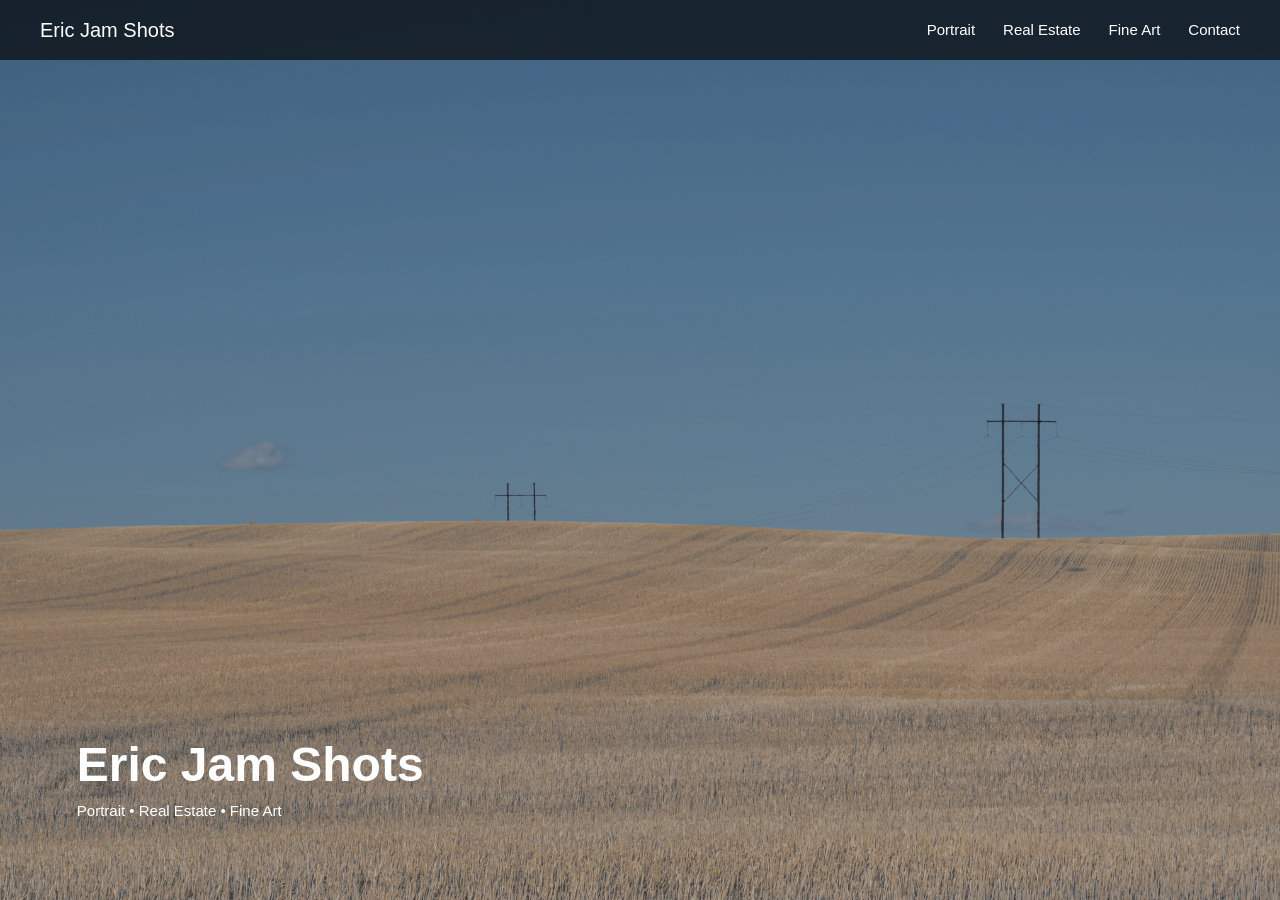
<file: index.html>
<!DOCTYPE html>
<html lang="en">
<head>
  <meta charset="UTF-8" />
  <meta name="viewport" content="width=device-width, initial-scale=1.0" />
  <title>Eric Jam Shots</title>
  <meta name="description" content="Toronto-based photographer specializing in real estate, portrait, and fine art photography.">
  <link rel="stylesheet" href="style.css" />
</head>

<body>

  <nav>
    <div class="logo">Eric Jam Shots</div>

    <ul>
      <li><a href="portrait.html">Portrait</a></li>
      <li><a href="real-estate.html">Real Estate</a></li>
      <li><a href="fine-art.html">Fine Art</a></li>
      <li><a href="contact.html">Contact</a></li>
    </ul>
  </nav>

  <section class="hero">
    <img src="images/10.jpg" alt="Eric Jam Shots">

    <div class="hero-text">
      <h1>Eric Jam Shots</h1>
      <p>Portrait • Real Estate • Fine Art</p>
    </div>
  </section>

</body>
</html>
</file>
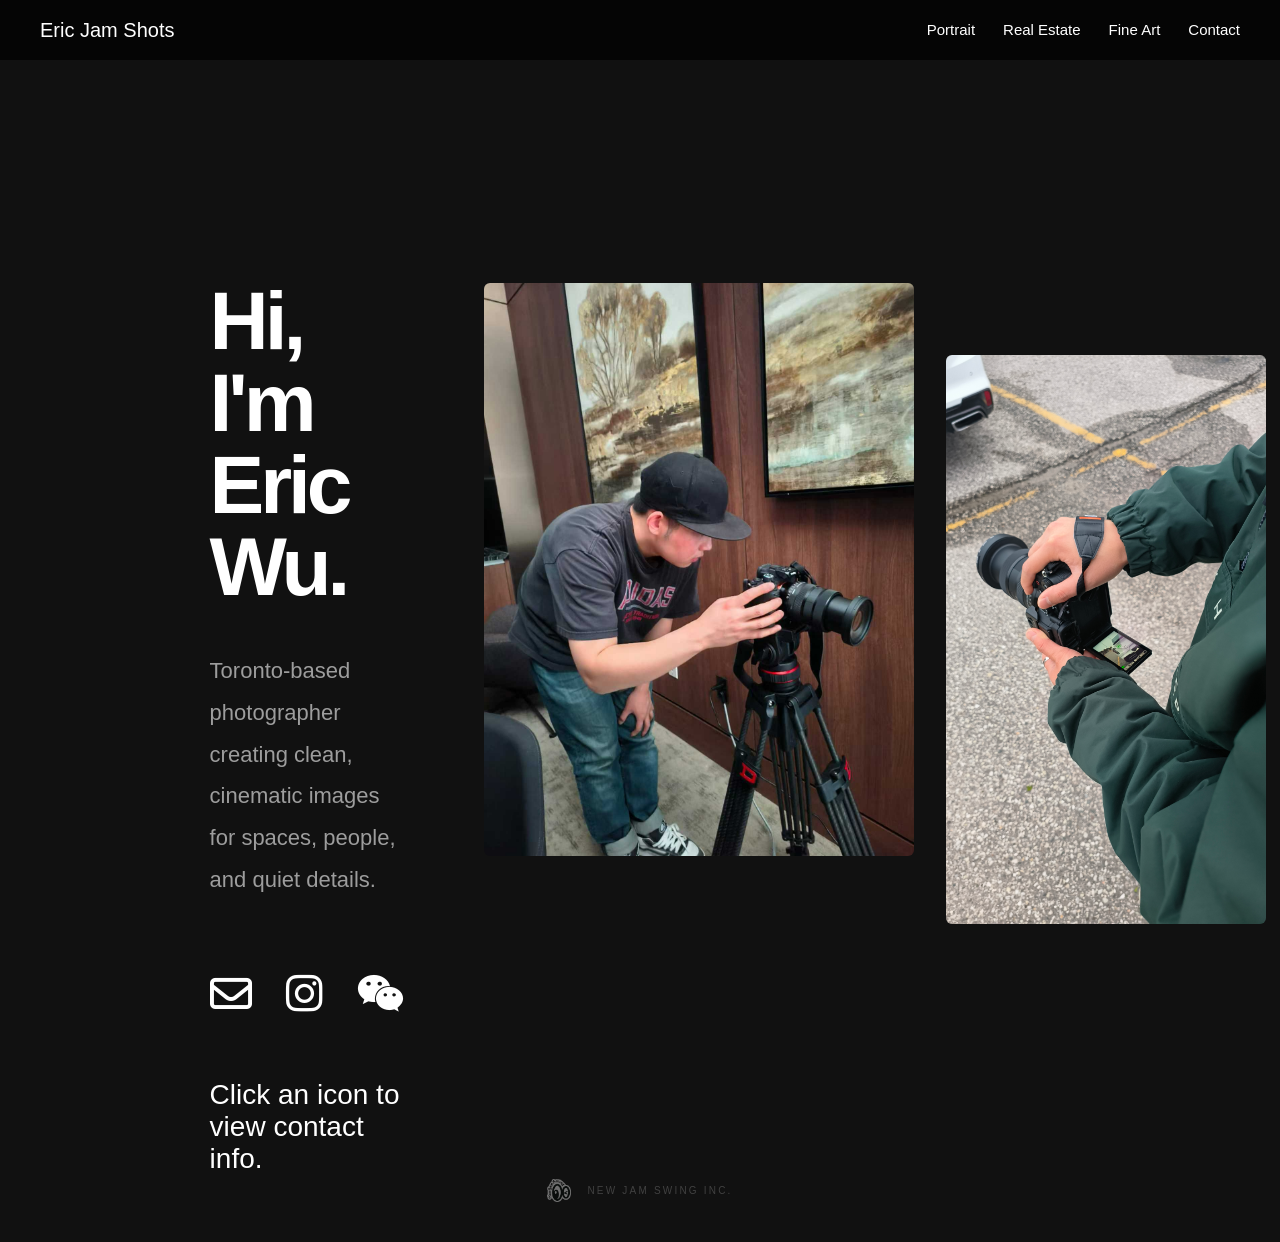
<file: contact.html>
<!DOCTYPE html>
<html lang="en">
<head>
  <meta charset="UTF-8" />
  <meta name="viewport" content="width=device-width, initial-scale=1.0" />

  <title>Contact | Eric Jam Shots</title>
  <meta name="description" content="Toronto-based photographer specializing in real estate, portrait, and fine art photography.">

  <link rel="stylesheet" href="style.css" />

  <!-- ICON -->
  <link
    rel="stylesheet"
    href="https://cdnjs.cloudflare.com/ajax/libs/font-awesome/6.5.1/css/all.min.css"
  />
</head>

<body>

  <nav>
    <div class="logo">
      <a href="index.html">Eric Jam Shots</a>
    </div>

    <ul>
      <li><a href="portrait.html">Portrait</a></li>
      <li><a href="real-estate.html">Real Estate</a></li>
      <li><a href="fine-art.html">Fine Art</a></li>
      <li><a href="contact.html">Contact</a></li>
    </ul>
  </nav>

  <main class="contact-page">

    <section class="contact-content">

      <h1>Hi, I'm Eric Wu.</h1>

      <p class="contact-description">
        Toronto-based photographer creating clean, cinematic images for spaces, people, and quiet details.
      </p>

      <!-- ICONS -->

      <div class="contact-icons">

        <button onclick="showContact('gmail')">
          <i class="fa-regular fa-envelope"></i>
        </button>

        <button onclick="showContact('instagram')">
          <i class="fa-brands fa-instagram"></i>
        </button>

        <button onclick="showContact('wechat')">
          <i class="fa-brands fa-weixin"></i>
        </button>

      </div>

      <!-- RESULT -->

      <div class="contact-result" id="contactResult">
        Click an icon to view contact info.
      </div>
      <div class="contact-photos">

    </section>
    <div class="contact-photos">
  <img src="images/contact/contact1.jpg" alt="Behind the scenes" class="photo-main">
  <img src="images/contact/contact2.jpg" alt="Camera detail" class="photo-secondary">
</div>

  </main>

  <script>
    function showContact(type) {

      const box = document.getElementById("contactResult");

      if (type === "gmail") {
        box.innerHTML = `
          <a href="mailto:ericjamshots@gmail.com">
            ericjamshots@gmail.com
          </a>
        `;
      }

      if (type === "instagram") {
        box.innerHTML = `
          <a href="https://instagram.com/ericjamshots" target="_blank">
            @ericjamshots
          </a>
        `;
      }

      if (type === "wechat") {
        box.innerHTML = `
          <img src="images/wechat.jpg" alt="WeChat QR Code">
        `;
      }
    }
  </script>

<footer class="site-footer">

  <div class="footer-brand">

    <img
      src="images/logo.png"
      alt="New Jam Swing Inc."
      class="footer-logo"
    >

    <p>New Jam Swing Inc.</p>

  </div>

</footer>

</body>
</html>
</file>
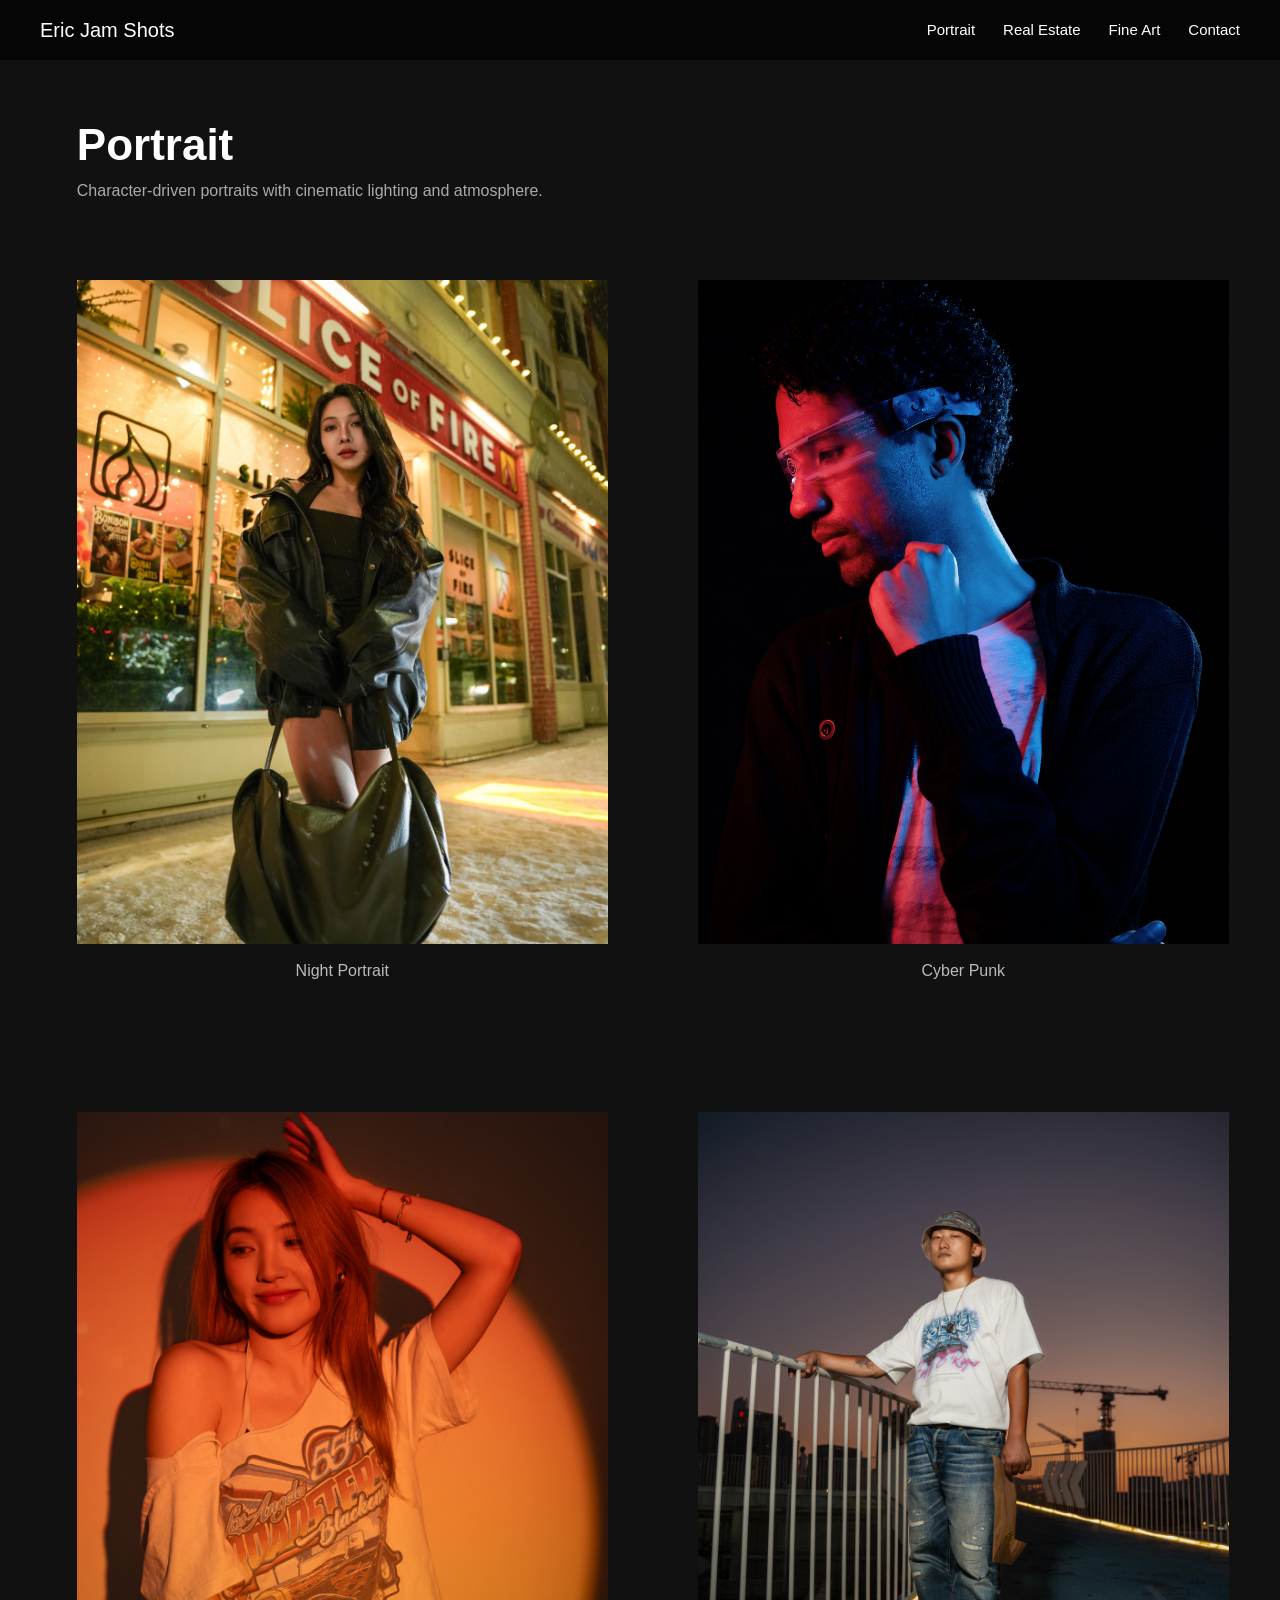
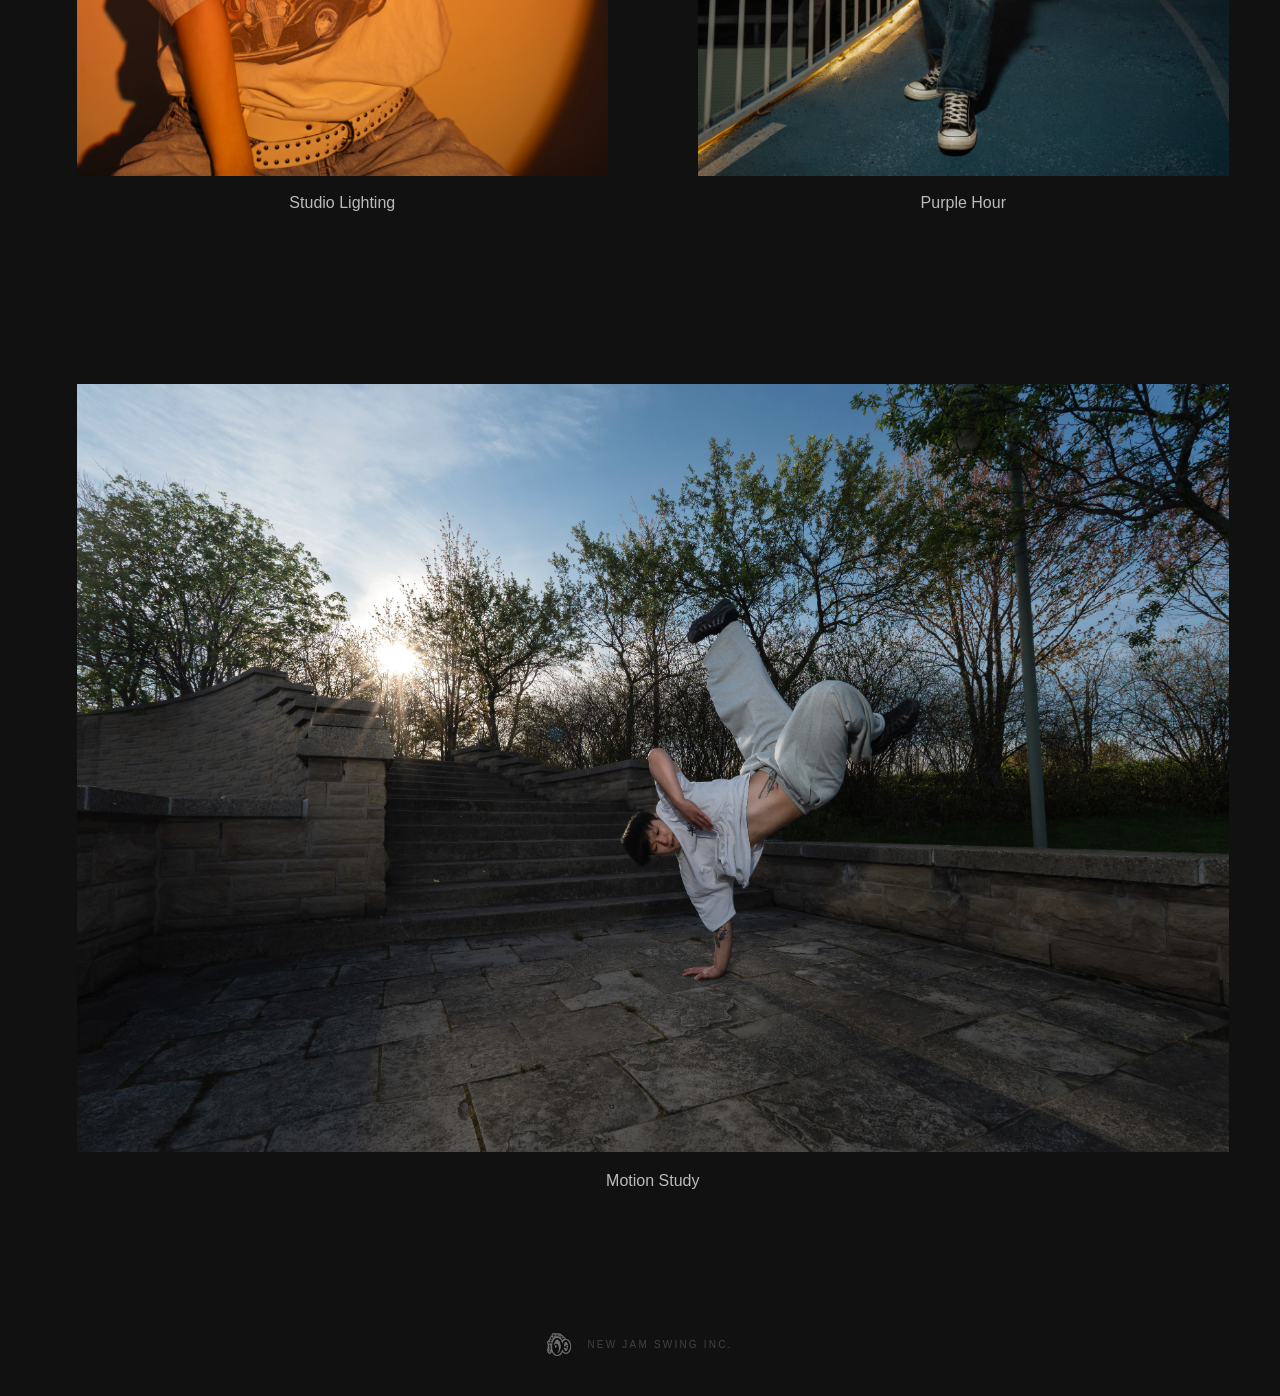
<file: portrait.html>
<!DOCTYPE html>
<html lang="en">
<head>
  <meta charset="UTF-8" />
  <meta name="viewport" content="width=device-width, initial-scale=1.0" />
  <title>Portrait | Eric Jam Shots</title>
  <meta name="description" content="Toronto-based photographer specializing in real estate, portrait, and fine art photography.">
  <link rel="stylesheet" href="style.css" />
</head>

<body>

  <nav>
    <div class="logo">
      <a href="index.html">Eric Jam Shots</a>
    </div>

    <ul>
      <li><a href="portrait.html">Portrait</a></li>
      <li><a href="real-estate.html">Real Estate</a></li>
      <li><a href="fine-art.html">Fine Art</a></li>
      <li><a href="contact.html">Contact</a></li>
    </ul>
  </nav>

  <main class="page">

    <div class="page-title">
      <h1>Portrait</h1>
      <p>
        Character-driven portraits with cinematic lighting and atmosphere.
      </p>
    </div>

    <section class="portrait-grid">
<!-- PORTRAIT 1 -->
<figure>
  <img src="images/portrait/portrait1.jpg" alt="Portrait" />
  <figcaption>Night Portrait</figcaption>
</figure>

<!-- PORTRAIT 2 -->
<figure>
  <img src="images/portrait/portrait2.jpg" alt="Portrait" />
  <figcaption>Cyber Punk</figcaption>
</figure>

<!-- PORTRAIT 3 -->
<figure>
  <img src="images/portrait/portrait3.jpg" alt="Portrait" />
  <figcaption>Studio Lighting</figcaption>
</figure>

<!-- PORTRAIT 4 -->
<figure>
  <img src="images/portrait/portrait4.jpg" alt="Portrait" />
  <figcaption>Purple Hour</figcaption>
</figure>

<!-- PORTRAIT 5 -->
<figure class="portrait-wide">
  <img src="images/portrait/portrait5.jpg" alt="Portrait" />
  <figcaption>Motion Study</figcaption>
</figure>

</section>

  </main>

  <footer class="site-footer">

  <div class="footer-brand">

    <img
      src="images/logo.png"
      alt="New Jam Swing Inc."
      class="footer-logo"
    >

    <p>New Jam Swing Inc.</p>

  </div>

</footer>

</body>
</html>
</file>
<file: style.css>
* {
  margin: 0;
  padding: 0;
  box-sizing: border-box;
}

body {
  font-family: Arial, Helvetica, sans-serif;
  background: #111;
  color: white;
}

nav {
  position: fixed;
  top: 0;
  left: 0;
  width: 100%;
  height: 60px;
  padding: 0 40px;
  display: flex;
  justify-content: space-between;
  align-items: center;
  background: rgba(0, 0, 0, 0.65);
  z-index: 100;
}

.logo,
.logo a {
  color: white;
  text-decoration: none;
  font-size: 20px;
  font-weight: 500;
}

nav ul {
  display: flex;
  gap: 28px;
  list-style: none;
}

nav a {
  color: white;
  text-decoration: none;
  font-size: 15px;
}

nav a:hover {
  opacity: 0.7;
}

/* 首页 */

.hero {
  position: relative;
  width: 100%;
  height: 100vh;
  overflow: hidden;
}

.hero img {
  width: 100%;
  height: 100%;
  object-fit: cover;
}

.hero::after {
  content: "";
  position: absolute;
  inset: 0;
  background: rgba(0, 0, 0, 0.18);
}

.hero-text {
  position: absolute;
  left: 6%;
  bottom: 9%;
  z-index: 2;
}

.hero-text h1 {
  font-size: 48px;
  margin-bottom: 10px;
}

.hero-text p {
  font-size: 15px;
}

/* 通用页面 */

.page {
  padding: 120px 6vw 100px;
  background: #111;
  min-height: 100vh;
}

.page-title {
  margin-bottom: 80px;
}

.page-title h1 {
  font-size: 44px;
  margin-bottom: 12px;
}

.page-title p {
  color: #aaa;
  font-size: 16px;
}

figure {
  margin: 0;
  display: flex;
  flex-direction: column;
  align-items: center;
}

figure img {
  display: block;
}

figcaption {
  margin-top: 16px;
  color: #bbb;
  font-size: 16px;
  line-height: 1.4;
  text-align: center;
}

/* Fine Art：保持之前比较稳的排版 */

.fine-grid {
  width: 86vw;
  max-width: 1350px;
  margin: 0 auto;
  display: grid;
  grid-template-columns: repeat(2, 1fr);
  gap: 95px 70px;
  align-items: start;
}

.fine-grid img {
  width: 100%;
  height: auto;
  object-fit: contain;
}

.fine-grid .wide {
  grid-column: 1 / -1;
}

.fine-grid .wide img {
  width: 82%;
}

.fine-grid .vertical {
  grid-row: span 2;
}

.fine-grid .vertical img {
  width: 78%;
}

/* Real Estate：小一点、横图舒服、caption 居中 */

.real-grid {
  width: 88vw;
  max-width: 1400px;
  margin: 0 auto;
  display: grid;
  grid-template-columns: repeat(2, 1fr);
  gap: 80px 50px;
}

.real-grid img {
  width: 100%;
  max-height: 58vh;
  height: auto;
  object-fit: contain;
}

.real-wide {
  grid-column: 1 / -1;
}

.real-wide img {
  width: 82%;
}

.real-atmosphere-title {
  grid-column: 1 / -1;
  margin-top: 70px;
}

.real-atmosphere-title figcaption {
  font-size: 18px;
  color: #eee;
  letter-spacing: 0.08em;
  text-transform: uppercase;
}

.real-atmosphere {
  grid-column: span 1;
}

.real-atmosphere img {
  width: 100%;
  max-height: 86vh;
  object-fit: contain;
}

/* Portrait：保持大，两列，间距更大 */

.portrait-grid {
  width: 90vw;
  max-width: 1600px;
  margin: 0 auto;
  display: grid;
  grid-template-columns: repeat(2, 1fr);
  gap: 130px 90px;
}

.portrait-grid img {
  width: 100%;
  max-height: 82vh;
  height: auto;
  object-fit: contain;
}

/* FEATURED PORTRAIT */

.portrait-wide {
  grid-column: 1 / -1;
  text-align: center;
  margin-top: 40px;
}

.portrait-wide img {
  width: 100%;
  max-width: 1400px;
  max-height: none;
}

.portrait-wide figcaption {
  margin-top: 18px;
}

/* Mobile */

@media (max-width: 800px) {
  nav {
    padding: 0 16px;
  }

  nav ul {
    gap: 14px;
  }

  nav a {
    font-size: 11px;
  }

  .hero-text h1 {
    font-size: 34px;
  }

  .page {
    padding: 100px 5vw 70px;
  }

  .page-title {
    margin-bottom: 60px;
  }

  .page-title h1 {
    font-size: 34px;
  }

  .fine-grid,
  .real-grid,
  .portrait-grid {
    width: 100%;
    grid-template-columns: 1fr;
    gap: 60px;
  }

  .fine-grid .wide,
  .fine-grid .vertical,
  .real-wide {
    grid-column: span 1;
    grid-row: span 1;
  }

  .fine-grid img,
  .fine-grid .wide img,
  .fine-grid .vertical img,
  .real-grid img,
  .real-wide img,
  .portrait-grid img {
    width: 100%;
    max-height: none;
  }
}

/* =========================
   CONTACT
========================= */

.contact-page {
  min-height: 100vh;

  padding: 120px 7vw;

  display: grid;
  grid-template-columns: 1fr 1fr;
  align-items: center;

  gap: 80px;
}

/* LEFT */

.contact-content {
  max-width: 560px;
  margin-left: 120px;
  transform: translateY(160px);
}

.contact-content h1 {
  font-size: 82px;
  line-height: 1;
  margin-bottom: 42px;
  letter-spacing: -0.05em;
}

.contact-description {
  color: #9d9d9d;
  font-size: 22px;
  line-height: 1.9;

  margin-bottom: 70px;
}

/* ICONS */

.contact-icons {
  display: flex;
  gap: 34px;

  margin-bottom: 60px;
}

.contact-icons button {
  border: none;
  background: none;

  color: white;

  font-size: 42px;

  cursor: pointer;

  transition: 0.25s;
}

.contact-icons button:hover {
  opacity: 0.5;
  transform: translateY(-2px);
}

/* RESULT */

.contact-result {
  min-height: 100px;

  font-size: 28px;
  color: white;
}

.contact-result a {
  color: white;
  text-decoration: none;
}

.contact-result img {
  width: 220px;
  background: white;
}

/* RIGHT IMAGES */

.contact-photos {
  display: flex;
  justify-content: center;
  align-items: center;

  gap: 32px;
}

.contact-photos img {
  object-fit: cover;

  border-radius: 6px;

  transition: 0.35s ease;
}

.contact-photos img:hover {
  transform: scale(1.02);
}

.photo-main {
  width: 430px;
}

.photo-secondary {
  width: 320px;

  margin-top: 140px;
}

/* MOBILE */

@media (max-width: 900px) {

  .contact-page {
    grid-template-columns: 1fr;

    gap: 60px;

    padding: 110px 7vw 80px;
  }

  .contact-content {
    transform: none;
    margin-left: 0;

    text-align: center;

    display: flex;
    flex-direction: column;
    align-items: center;
  }

  .contact-content h1 {
    font-size: 52px;
    text-align: center;
  }

  .contact-description {
    font-size: 18px;
    text-align: center;
  }

  .contact-icons {
    justify-content: center;
  }

  .contact-icons button {
    font-size: 34px;
  }

  .contact-result {
    font-size: 22px;
    text-align: center;
  }

  .contact-photos {
    gap: 18px;
    justify-content: center;
  }

  .photo-main {
    width: 58%;
  }

  .photo-secondary {
    width: 38%;
    margin-top: 80px;
  }
}
/* GLOBAL IMAGE HOVER */

.portrait-grid img,
.real-grid img,
.fineart-grid img,
.contact-photos img {
  transition: transform 0.4s ease;
}

.portrait-grid img:hover,
.real-grid img:hover,
.fineart-grid img:hover,
.contact-photos img:hover {
  transform: scale(1.02);
}


.site-footer {
  display: flex;
  justify-content: center;

  padding: 40px 0;
}

.footer-brand {
  display: flex;
  align-items: center;

  gap: 16px;

  opacity: 0.4;
}

.footer-logo {
  width: 24px;
  height: auto;
}

.footer-brand p {
  margin: 0;

  font-size: 10px;
  letter-spacing: 0.22em;
  text-transform: uppercase;

  color: #888;
}
</file>
